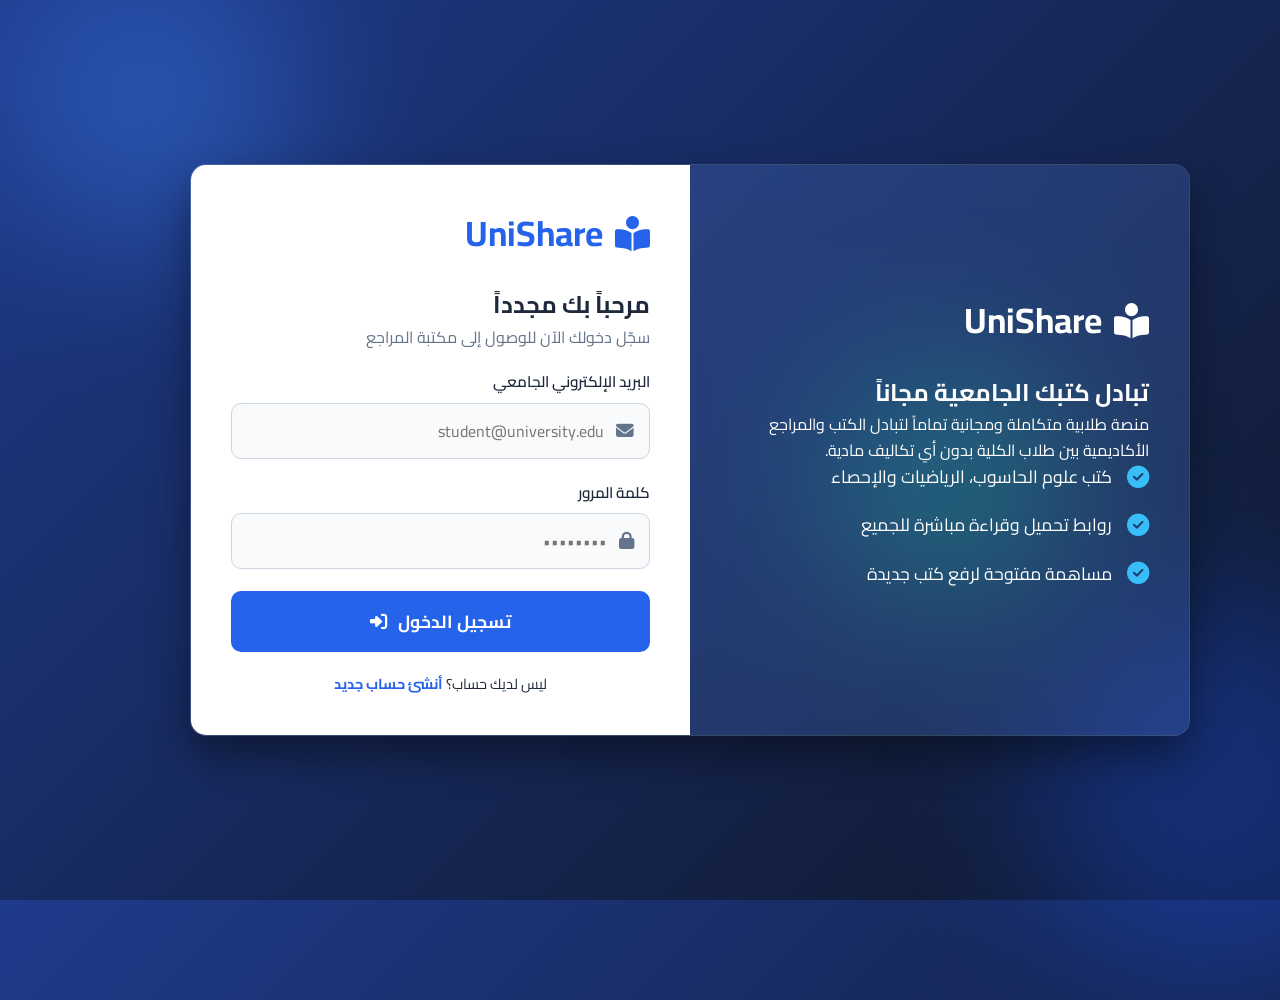
<file: index.html>
<!DOCTYPE html>
<html lang="ar" dir="rtl">
<head>
    <meta charset="UTF-8">
    <meta name="viewport" content="width=device-width, initial-scale=1.0">
    <title>UniShare | تسجيل الدخول</title>
    <link href="https://fonts.googleapis.com/css2?family=Cairo:wght@300;400;600;700&display=swap" rel="stylesheet">
    <link rel="stylesheet" href="https://cdnjs.cloudflare.com/ajax/libs/font-awesome/6.5.1/css/all.min.css">
    <link rel="stylesheet" href="style.css">
</head>
<body class="login-page-bg">

    <div class="shape shape1"></div>
    <div class="shape shape2"></div>
    <div class="shape shape3"></div>

    <div class="login-container">
        <div class="info-side">
            <div class="logo">
                <i class="fa-solid fa-book-open-reader"></i> 
                <span>UniShare</span>
            </div>
            <h2>تبادل كتبك الجامعية مجاناً</h2>
            <p>منصة طلابية متكاملة ومجانية تماماً لتبادل الكتب والمراجع الأكاديمية بين طلاب الكلية بدون أي تكاليف مادية.</p>
            
            <div class="feature"><i class="fa-solid fa-circle-check"></i> <span>كتب علوم الحاسوب، الرياضيات والإحصاء</span></div>
            <div class="feature"><i class="fa-solid fa-circle-check"></i> <span>روابط تحميل وقراءة مباشرة للجميع</span></div>
            <div class="feature"><i class="fa-solid fa-circle-check"></i> <span>مساهمة مفتوحة لرفع كتب جديدة</span></div>
        </div>

        <div class="form-side">
            <div class="logo">
                <i class="fa-solid fa-book-open-reader"></i> 
                <span>UniShare</span>
            </div>
            <h2>مرحباً بك مجدداً</h2>
            <p style="color:#64748b; margin-bottom: 20px;">سجّل دخولك الآن للوصول إلى مكتبة المراجع</p>
            
            <form action="home.html">
                <div class="input-box">
                    <label>البريد الإلكتروني الجامعي</label>
                    <div class="input-field">
                        <i class="fa-solid fa-envelope"></i>
                        <input type="email" placeholder="student@university.edu" required>
                    </div>
                </div>
                
                <div class="input-box">
                    <label>كلمة المرور</label>
                    <div class="input-field">
                        <i class="fa-solid fa-lock"></i>
                        <input type="password" placeholder="••••••••" required>
                    </div>
                </div>
                
                <button type="submit" class="btn">تسجيل الدخول <i class="fa-solid fa-right-to-bracket"></i></button>
            </form>
            
            <div style="text-align: center; margin-top: 20px; font-size: 0.9rem;">
                ليس لديك حساب؟ <a href="#" style="color:#2563eb; text-decoration:none; font-weight:bold;">أنشئ حساب جديد</a>
            </div>
        </div>
    </div>
</body>
</html>
</file>
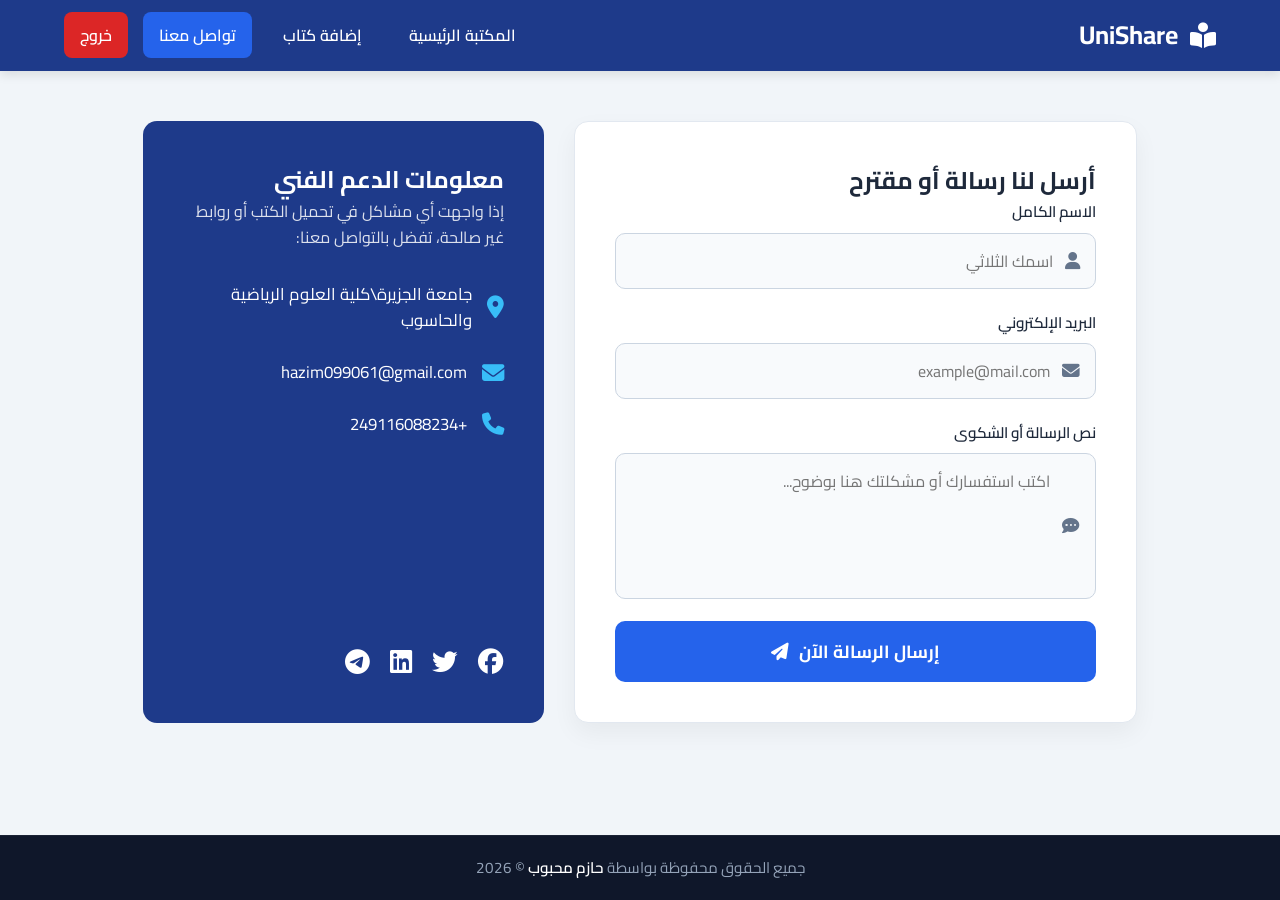
<file: contact.html>
<!DOCTYPE html>
<html lang="ar" dir="rtl">
<head>
    <meta charset="UTF-8">
    <meta name="viewport" content="width=device-width, initial-scale=1.0">
    <title>UniShare | تواصل معنا</title>
    <!-- Fonts & Icons -->
    <link href="https://fonts.googleapis.com/css2?family=Cairo:wght@300;400;600;700&display=swap" rel="stylesheet">
    <link rel="stylesheet" href="https://cdnjs.cloudflare.com/ajax/libs/font-awesome/6.5.1/css/all.min.css">
    <!-- ربط ملف الـ CSS الخارجي -->
    <link rel="stylesheet" href="style.css">
</head>
<body>

    <!-- شريط التنقل المشترك -->
    <nav>
        <div class="logo"><i class="fa-solid fa-book-open-reader"></i> UniShare</div>
        <ul class="nav-links">
            <li><a href="home.html">المكتبة الرئيسية</a></li>
            <li><a href="add-book.html">إضافة كتاب</a></li>
            <li><a href="contact.html" class="active">تواصل معنا</a></li>
            <li><a href="index.html" style="background:#dc2626;">خروج</a></li>
        </ul>
    </nav>

    <!-- محتوى صفحة التواصل -->
    <div class="contact-wrapper">
        <!-- صندوق إرسال الرسالة -->
        <div class="contact-box">
            <h2>أرسل لنا رسالة أو مقترح</h2>
            <form action="#" method="POST" onsubmit="alert('تم إرسال رسالتك بنجاح، شكراً لتواصلك!'); return false;">
                <div class="input-box">
                    <label>الاسم الكامل</label>
                    <div class="input-field">
                        <i class="fa-solid fa-user"></i>
                        <input type="text" placeholder="اسمك الثلاثي" required>
                    </div>
                </div>
                
                <div class="input-box">
                    <label>البريد الإلكتروني</label>
                    <div class="input-field">
                        <i class="fa-solid fa-envelope"></i>
                        <input type="email" placeholder="example@mail.com" required>
                    </div>
                </div>
                
                <div class="input-box">
                    <label>نص الرسالة أو الشكوى</label>
                    <div class="input-field">
                        <i class="fa-solid fa-comment-dots"></i>
                        <textarea rows="4" placeholder="اكتب استفسارك أو مشكلتك هنا بوضوح..." style="resize:none; border:none; background:transparent; width:100%; outline:none;" required></textarea>
                    </div>
                </div>
                
                <button type="submit" class="btn">إرسال الرسالة الآن <i class="fa-solid fa-paper-plane"></i></button>
            </form>
        </div>

        <!-- صندوق معلومات الكلية والدعم -->
        <div class="info-box">
            <div>
                <h2>معلومات الدعم الفني</h2>
                <p style="margin-bottom: 30px; opacity: 0.85;">إذا واجهت أي مشاكل في تحميل الكتب أو روابط غير صالحة، تفضل بالتواصل معنا:</p>
                
                <div class="info-item"><i class="fa-solid fa-location-dot"></i><span>جامعة الجزيرة\كلية العلوم الرياضية والحاسوب</span></div>
                <div class="info-item"><i class="fa-solid fa-envelope"></i><span>hazim099061@gmail.com</span></div>
                <div class="info-item"><i class="fa-solid fa-phone"></i><span>+249116088234</span></div>
            </div>
            
            <div class="social-icons">
                <a href="#"><i class="fa-brands fa-facebook"></i></a>
                <a href="#"><i class="fa-brands fa-twitter"></i></a>
                <a href="#"><i class="fa-brands fa-linkedin"></i></a>
                <a href="#"><i class="fa-brands fa-telegram"></i></a>
            </div>
        </div>
    </div>

    <!-- تذييل الصفحة -->
    <footer>
        <p>جميع الحقوق محفوظة بواسطة <span>حازم محبوب</span> &copy; 2026</p>
    </footer>
</body>
</html>
</file>
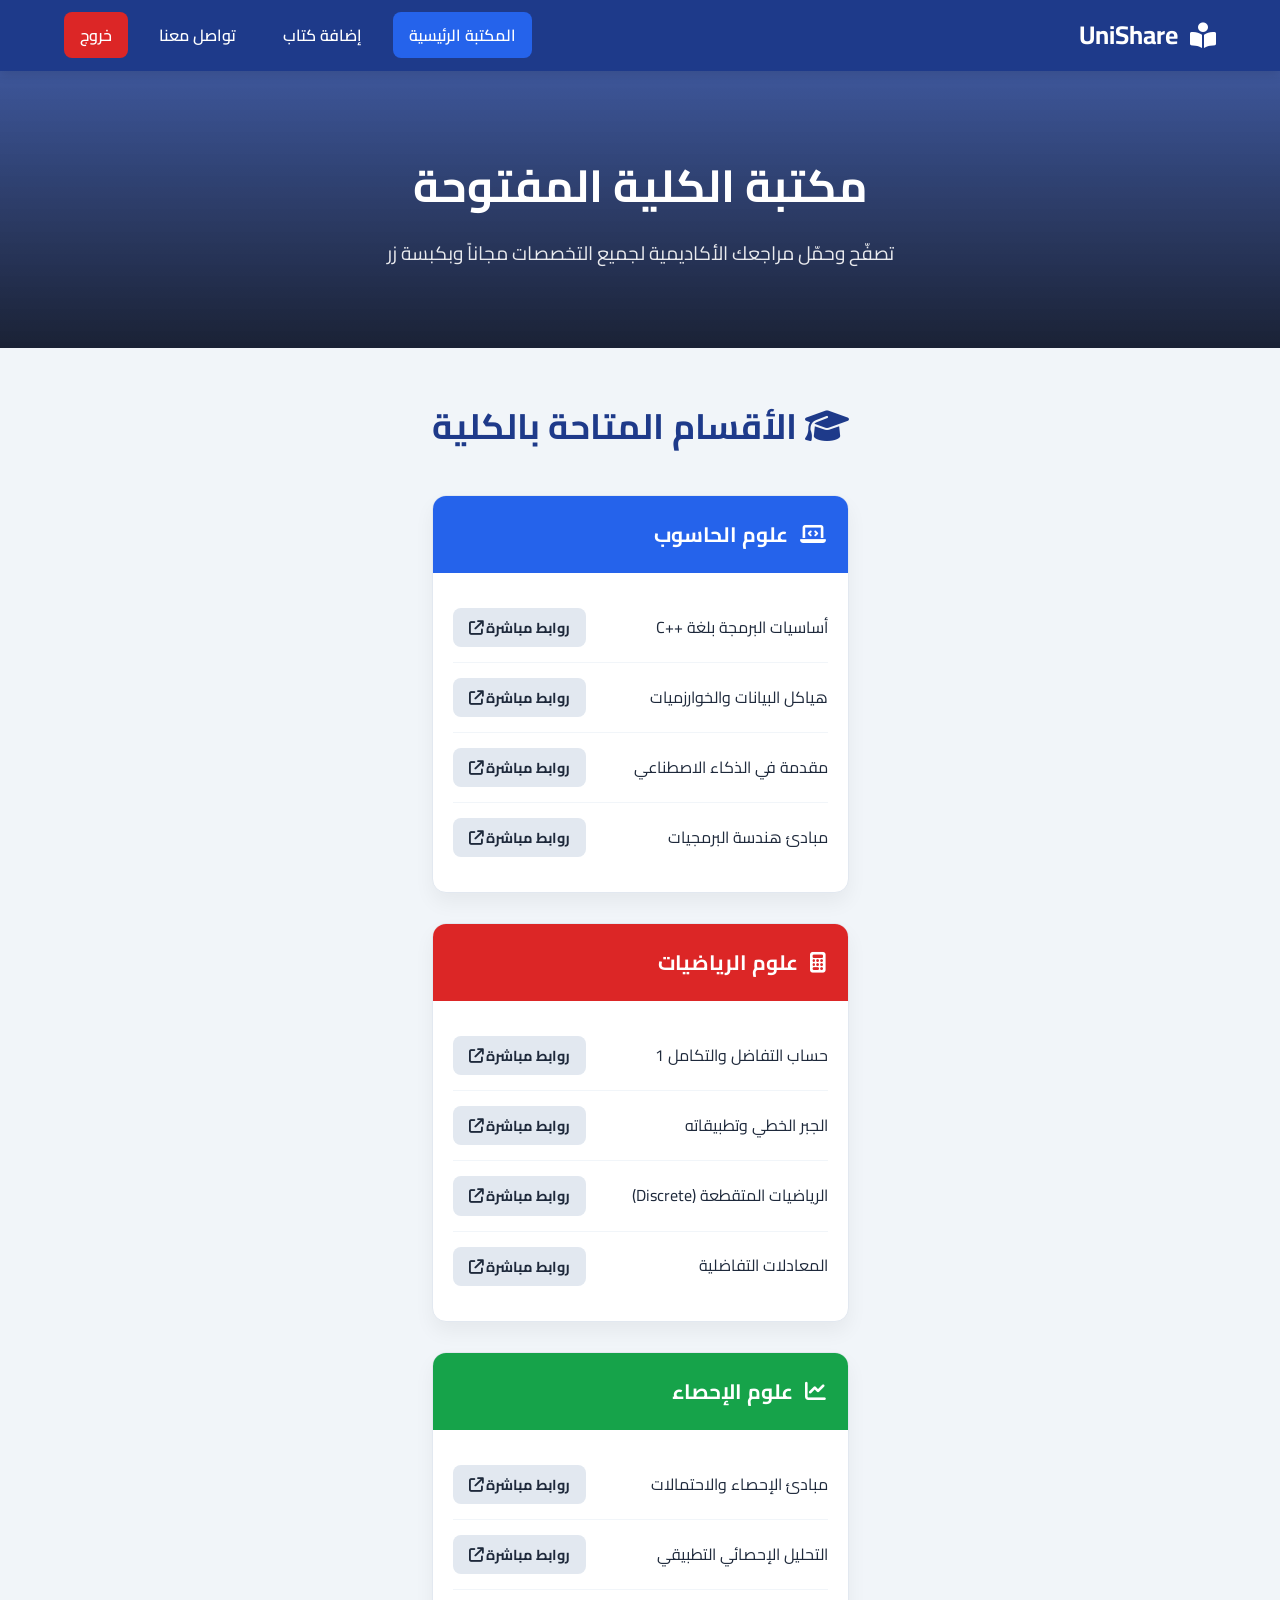
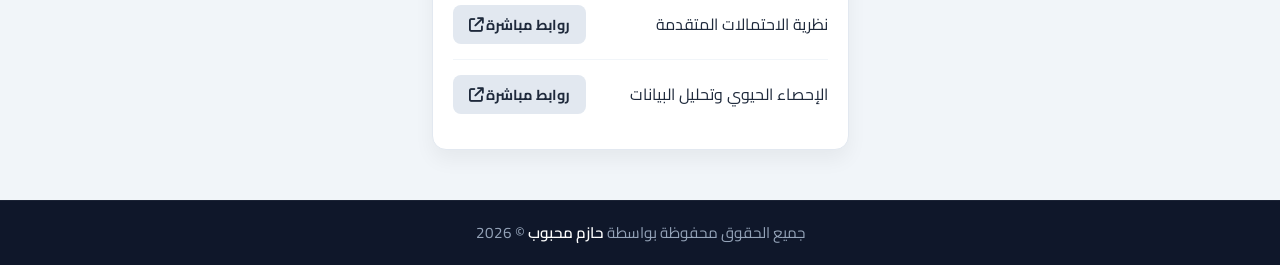
<file: home.html>
<!DOCTYPE html>
<html lang="ar" dir="rtl">
<head>
    <meta charset="UTF-8">
    <meta name="viewport" content="width=device-width, initial-scale=1.0">
    <title>UniShare | المكتبة الرئيسية</title>
    <!-- Fonts & Icons -->
    <link href="https://fonts.googleapis.com/css2?family=Cairo:wght@300;400;600;700&display=swap" rel="stylesheet">
    <link rel="stylesheet" href="https://cdnjs.cloudflare.com/ajax/libs/font-awesome/6.5.1/css/all.min.css">
    <!-- ربط ملف الـ CSS الخارجي -->
    <link rel="stylesheet" href="style.css">
</head>
<body>

    <!-- شريط التنقل المشترك -->
    <nav>
        <div class="logo"><i class="fa-solid fa-book-open-reader"></i> UniShare</div>
        <ul class="nav-links">
            <li><a href="home.html" class="active">المكتبة الرئيسية</a></li>
            <li><a href="add-book.html">إضافة كتاب</a></li>
            <li><a href="contact.html">تواصل معنا</a></li>
            <li><a href="index.html" style="background:#dc2626;">خروج</a></li>
        </ul>
    </nav>

    <!-- البانر العلوي للموقع -->
    <div class="hero">
        <h1>مكتبة الكلية المفتوحة</h1>
        <p>تصفّح وحمّل مراجعك الأكاديمية لجميع التخصصات مجاناً وبكبسة زر</p>
    </div>

    <!-- شبكة عرض الكتب المتوافقة مع الشاشات -->
    <div class="main-content">
        <h2 class="section-title"><i class="fa-solid fa-graduation-cap"></i> الأقسام المتاحة بالكلية</h2>
        
        <div class="grid">
            <!-- كارت علوم الحاسوب -->
            <div class="card">
                <div class="card-header cs-header"><i class="fa-solid fa-laptop-code"></i> علوم الحاسوب</div>
                <div class="card-body">
                    <div class="book-item"><span>أساسيات البرمجة بلغة ++C</span><a href="https://example.com/download" target="_blank" class="download-btn">روابط مباشرة <i class="fa-solid fa-arrow-up-right-from-square"></i></a></div>
                    <div class="book-item"><span>هياكل البيانات والخوارزميات</span><a href="https://example.com/download" target="_blank" class="download-btn">روابط مباشرة <i class="fa-solid fa-arrow-up-right-from-square"></i></a></div>
                    <div class="book-item"><span>مقدمة في الذكاء الاصطناعي</span><a href="https://example.com/download" target="_blank" class="download-btn">روابط مباشرة <i class="fa-solid fa-arrow-up-right-from-square"></i></a></div>
                    <div class="book-item"><span>مبادئ هندسة البرمجيات</span><a href="https://example.com/download" target="_blank" class="download-btn">روابط مباشرة <i class="fa-solid fa-arrow-up-right-from-square"></i></a></div>
                </div>
            </div>

            <!-- كارت علوم الرياضيات -->
            <div class="card">
                <div class="card-header math-header"><i class="fa-solid fa-calculator"></i> علوم الرياضيات</div>
                <div class="card-body">
                    <div class="book-item"><span>حساب التفاضل والتكامل 1</span><a href="https://example.com/download" target="_blank" class="download-btn">روابط مباشرة <i class="fa-solid fa-arrow-up-right-from-square"></i></a></div>
                    <div class="book-item"><span>الجبر الخطي وتطبيقاته</span><a href="https://example.com/download" target="_blank" class="download-btn">روابط مباشرة <i class="fa-solid fa-arrow-up-right-from-square"></i></a></div>
                    <div class="book-item"><span>الرياضيات المتقطعة (Discrete)</span><a href="https://example.com/download" target="_blank" class="download-btn">روابط مباشرة <i class="fa-solid fa-arrow-up-right-from-square"></i></a></div>
                    <div class="book-item"><span>المعادلات التفاضلية</span><a href="https://example.com/download" target="_blank" class="download-btn">روابط مباشرة <i class="fa-solid fa-arrow-up-right-from-square"></i></a></div>
                </div>
            </div>

            <!-- كارت علوم الإحصاء -->
            <div class="card">
                <div class="card-header stats-header"><i class="fa-solid fa-chart-line"></i> علوم الإحصاء</div>
                <div class="card-body">
                    <div class="book-item"><span>مبادئ الإحصاء والاحتمالات</span><a href="https://example.com/download" target="_blank" class="download-btn">روابط مباشرة <i class="fa-solid fa-arrow-up-right-from-square"></i></a></div>
                    <div class="book-item"><span>التحليل الإحصائي التطبيقي</span><a href="https://example.com/download" target="_blank" class="download-btn">روابط مباشرة <i class="fa-solid fa-arrow-up-right-from-square"></i></a></div>
                    <div class="book-item"><span>نظرية الاحتمالات المتقدمة</span><a href="https://example.com/download" target="_blank" class="download-btn">روابط مباشرة <i class="fa-solid fa-arrow-up-right-from-square"></i></a></div>
                    <div class="book-item"><span>الإحصاء الحيوي وتحليل البيانات</span><a href="https://example.com/download" target="_blank" class="download-btn">روابط مباشرة <i class="fa-solid fa-arrow-up-right-from-square"></i></a></div>
                </div>
            </div>
        </div>
    </div>

    <!-- تذييل الصفحة -->
    <footer>
        <p>جميع الحقوق محفوظة بواسطة <span>حازم محبوب</span> &copy; 2026</p>
    </footer>
</body>
</html>
</file>
<file: style.css>
/* ================= إعدادات الخطوط والمتغيرات العامة ================= */
* {
    box-sizing: border-box;
    margin: 0;
    padding: 0;
    font-family: 'Cairo', 'Poppins', sans-serif;
}

:root {
    --primary-color: #1e3a8a;   /* أزرق داكن */
    --secondary-color: #2563eb; /* أزرق فاتح */
    --bg-dark: #0f172a;        /* خلفية داكنة للـ login */
    --bg-light: #f1f5f9;       /* خلفية فاتحة لباقي الصفحات */
    --text-dark: #1e293b;
    --text-light: #ffffff;
    --success-color: #16a34a;  /* لون الإحصاء */
    --danger-color: #dc2626;   /* لون الرياضيات */
}

body {
    background-color: var(--bg-light);
    color: var(--text-dark);
    line-height: 1.6;
}

/* ================= تصميم صفحة تسجيل الدخول (index.html) ================= */
body.login-page-bg {
    background: linear-gradient(135deg, var(--primary-color), var(--bg-dark));
    min-height: 100vh;
    display: flex;
    align-items: center;
    justify-content: center;
    padding: 20px;
    overflow-x: hidden;
    position: relative;
}

/* الأشكال التفاعلية في الخلفية */
.shape {
    position: absolute;
    border-radius: 50%;
    filter: blur(80px);
    z-index: 1;
    opacity: 0.4;
}
.shape1 { width: 300px; height: 300px; background: #3b82f6; top: -50px; left: -50px; }
.shape2 { width: 400px; height: 400px; background: #1d4ed8; bottom: -100px; right: -100px; }
.shape3 { width: 250px; height: 250px; background: #10b981; top: 40%; right: 20%; }

.login-container {
    width: 100%;
    max-width: 1000px;
    background: rgba(255, 255, 255, 0.07);
    backdrop-filter: blur(15px);
    -webkit-backdrop-filter: blur(15px); /* لدعم متصفح Safari */
    border-radius: 16px;
    display: flex;
    flex-wrap: wrap;
    overflow: hidden;
    box-shadow: 0 20px 40px rgba(0, 0, 0, 0.4);
    border: 1px solid rgba(255, 255, 255, 0.1);
    z-index: 2;
}

.info-side {
    flex: 1;
    min-width: 320px;
    padding: 40px;
    background: rgba(37, 99, 235, 0.15);
    display: flex;
    flex-direction: column;
    justify-content: center;
    color: var(--text-light);
}

.form-side {
    flex: 1;
    min-width: 320px;
    padding: 40px;
    background: #ffffff;
    color: var(--text-dark);
}

.logo {
    display: flex;
    align-items: center;
    gap: 12px;
    font-size: 2.2rem;
    font-weight: 700;
    margin-bottom: 25px;
}
.info-side .logo { color: var(--text-light); }
.form-side .logo { color: var(--secondary-color); }

.feature {
    display: flex;
    align-items: center;
    gap: 15px;
    margin-bottom: 20px;
    font-size: 1.1rem;
}
.feature i {
    font-size: 1.4rem;
    color: #38bdf8;
}

/* ================= شريط التنقل (Navbar) لجميع الصفحات ================= */
nav {
    background: var(--primary-color);
    padding: 15px 5%;
    display: flex;
    justify-content: space-between;
    align-items: center;
    color: var(--text-light);
    box-shadow: 0 4px 10px rgba(0,0,0,0.1);
    position: sticky;
    top: 0;
    z-index: 100;
}

nav .logo {
    margin: 0;
    font-size: 1.6rem;
}

nav .nav-links {
    display: flex;
    gap: 15px;
    list-style: none;
    align-items: center;
}

nav .nav-links a {
    color: var(--text-light);
    text-decoration: none;
    font-weight: 600;
    padding: 8px 16px;
    border-radius: 8px;
    transition: all 0.3s ease;
}

nav .nav-links a:hover, nav .nav-links a.active {
    background: var(--secondary-color);
}

/* ================= المدخلات والاستمارات (Forms) ================= */
.input-box {
    margin-bottom: 22px;
    text-align: right;
}

.input-box label {
    display: block;
    margin-bottom: 8px;
    font-weight: 600;
    font-size: 0.95rem;
}

.input-field {
    display: flex;
    align-items: center;
    border: 1px solid #cbd5e1;
    border-radius: 10px;
    padding: 12px 15px;
    background: #f8fafc;
    transition: border-color 0.3s;
}

.input-field:focus-within {
    border-color: var(--secondary-color);
    box-shadow: 0 0 0 3px rgba(37, 99, 235, 0.1);
}

.input-field i {
    color: #64748b;
    margin-left: 12px;
    font-size: 1.1rem;
}

.input-field input, .input-field select, .input-field textarea {
    border: none;
    background: transparent;
    width: 100%;
    outline: none;
    font-size: 1rem;
    color: var(--text-dark);
}

/* الأزرار المشتركة */
.btn {
    width: 100%;
    padding: 14px;
    border: none;
    border-radius: 10px;
    background: var(--secondary-color);
    color: var(--text-light);
    font-size: 1.1rem;
    font-weight: 700;
    cursor: pointer;
    display: inline-flex;
    align-items: center;
    justify-content: center;
    gap: 10px;
    text-decoration: none;
    transition: background 0.3s ease, transform 0.2s;
}

.btn:hover {
    background: #1d4ed8;
}

.btn:active {
    transform: scale(0.98);
}

/* ================= البانر العلوي (Hero Section) ================= */
.hero {
    background: linear-gradient(rgba(30,58,138,0.85), rgba(15,23,42,0.95)), url('https://images.unsplash.com/photo-1524995997946-a1c2e315a42f?auto=format&fit=crop&w=1200&q=80') center/cover no-repeat;
    color: var(--text-light);
    text-align: center;
    padding: 80px 20px;
}

.hero h1 {
    font-size: 2.8rem;
    margin-bottom: 15px;
    font-weight: 700;
}

.hero p {
    font-size: 1.2rem;
    opacity: 0.9;
    max-width: 600px;
    margin: 0 auto;
}

/* ================= تصميم شبكة الكتب (Grid & Cards) ================= */
.main-content {
    max-width: 1200px;
    margin: 50px auto;
    padding: 0 20px;
}

.section-title {
    text-align: center;
    margin-bottom: 40px;
    font-size: 2.2rem;
    color: var(--primary-color);
    font-weight: 700;
}

.grid {
    display: grid;
    grid-template-columns: repeat(auto-fit, minmax(300px, 1fr));
    gap: 30px;
}

.card {
    background: #ffffff;
    border-radius: 14px;
    overflow: hidden;
    box-shadow: 0 10px 20px rgba(0,0,0,0.05);
    border: 1px solid #e2e8f0;
    transition: transform 0.3s ease;
}

.card:hover {
    transform: translateY(-5px);
}

.card-header {
    padding: 22px;
    color: var(--text-light);
    display: flex;
    align-items: center;
    gap: 12px;
    font-size: 1.3rem;
    font-weight: 700;
}

.cs-header { background: var(--secondary-color); }
.math-header { background: var(--danger-color); }
.stats-header { background: var(--success-color); }

.card-body {
    padding: 20px;
}

.book-item {
    display: flex;
    justify-content: space-between;
    align-items: center;
    padding: 15px 0;
    border-bottom: 1px solid #f1f5f9;
}

.book-item:last-child {
    border-bottom: none;
}

.download-btn {
    background: #e2e8f0;
    color: var(--text-dark);
    padding: 8px 16px;
    border-radius: 8px;
    text-decoration: none;
    font-size: 0.9rem;
    font-weight: 700;
    transition: all 0.3s;
}

.download-btn:hover {
    background: var(--primary-color);
    color: var(--text-light);
}

/* ================= صفحات النماذج (إضافة كتاب وتواصل معنا) ================= */
.form-container {
    max-width: 650px;
    margin: 50px auto;
    padding: 40px;
    background: #ffffff;
    border-radius: 14px;
    box-shadow: 0 10px 25px rgba(0,0,0,0.05);
    border: 1px solid #e2e8f0;
}

.contact-wrapper {
    max-width: 1100px;
    margin: 50px auto;
    padding: 0 20px;
    display: flex;
    flex-wrap: wrap;
    gap: 30px;
}

.contact-box {
    flex: 1.2;
    min-width: 320px;
    background: #ffffff;
    padding: 40px;
    border-radius: 14px;
    box-shadow: 0 10px 25px rgba(0,0,0,0.05);
    border: 1px solid #e2e8f0;
}

.info-box {
    flex: 0.8;
    min-width: 320px;
    background: var(--primary-color);
    color: var(--text-light);
    padding: 40px;
    border-radius: 14px;
    display: flex;
    flex-direction: column;
    justify-content: space-between;
}

.info-item {
    display: flex;
    align-items: center;
    gap: 15px;
    margin-bottom: 25px;
    font-size: 1.05rem;
}

.info-item i {
    font-size: 1.4rem;
    color: #38bdf8;
}

.social-icons {
    display: flex;
    gap: 20px;
    margin-top: 30px;
}

.social-icons a {
    color: var(--text-light);
    font-size: 1.6rem;
    transition: color 0.3s;
}

.social-icons a:hover {
    color: #38bdf8;
}

/* ================= التوافق التام والتجاوب التلقائي (Media Queries) ================= */

/* للشاشات المتوسطة والصغيرة (التابلت والهواتف) */
@media (max-width: 992px) {
    .hero h1 { font-size: 2.3rem; }
    nav { padding: 15px 3%; }
}

@media (max-width: 768px) {
    /* إخفاء الجانب التعريفي في الـ Login ليكون مناسباً للهواتف تماماً */
    .info-side { display: none; }
    
    /* توزيع عناصر الهيدر بشكل عمودي متناسق في الموبايل */
    nav {
        flex-direction: column;
        text-align: center;
    }
    nav .nav-links {
        margin-top: 10px;
        justify-content: center;
        width: 100%;
    }
    nav .nav-links a {
        padding: 6px 12px;
        font-size: 0.9rem;
    }
    
    .hero h1 { font-size: 1.8rem; }
    .hero p { font-size: 1rem; }
    .form-container, .contact-box { padding: 25px; }
}

@media (max-width: 480px) {
    .grid {
        grid-template-columns: 1fr; /* كتاب واحد في كل سطر للهواتف الصغيرة جدًا */
    }
    .book-item {
        flex-direction: column;
        gap: 10px;
        text-align: center;
    }
    .download-btn {
        width: 100%;
        text-align: center;
    }
}
/* ================= تصميم التذييل (Footer) ================= */
footer {
    background: #0f172a; /* لون داكن متناسق مع الموقع */
    color: #94a3b8;
    text-align: center;
    padding: 20px;
    margin-top: auto; /* يضمن بقاء الفوتر أسفل الصفحة دائماً */
    font-size: 0.95rem;
    border-top: 1px solid rgba(255, 255, 255, 0.05);
    width: 100%;
}

footer span {
    color: #fff;
    font-weight: 600;
}

/* تعديل بسيط على صفحات المحتوى لضمان دفع الفوتر للأسفل */
body {
    display: flex;
    flex-direction: column;
    min-height: 100vh;
}
</file>
